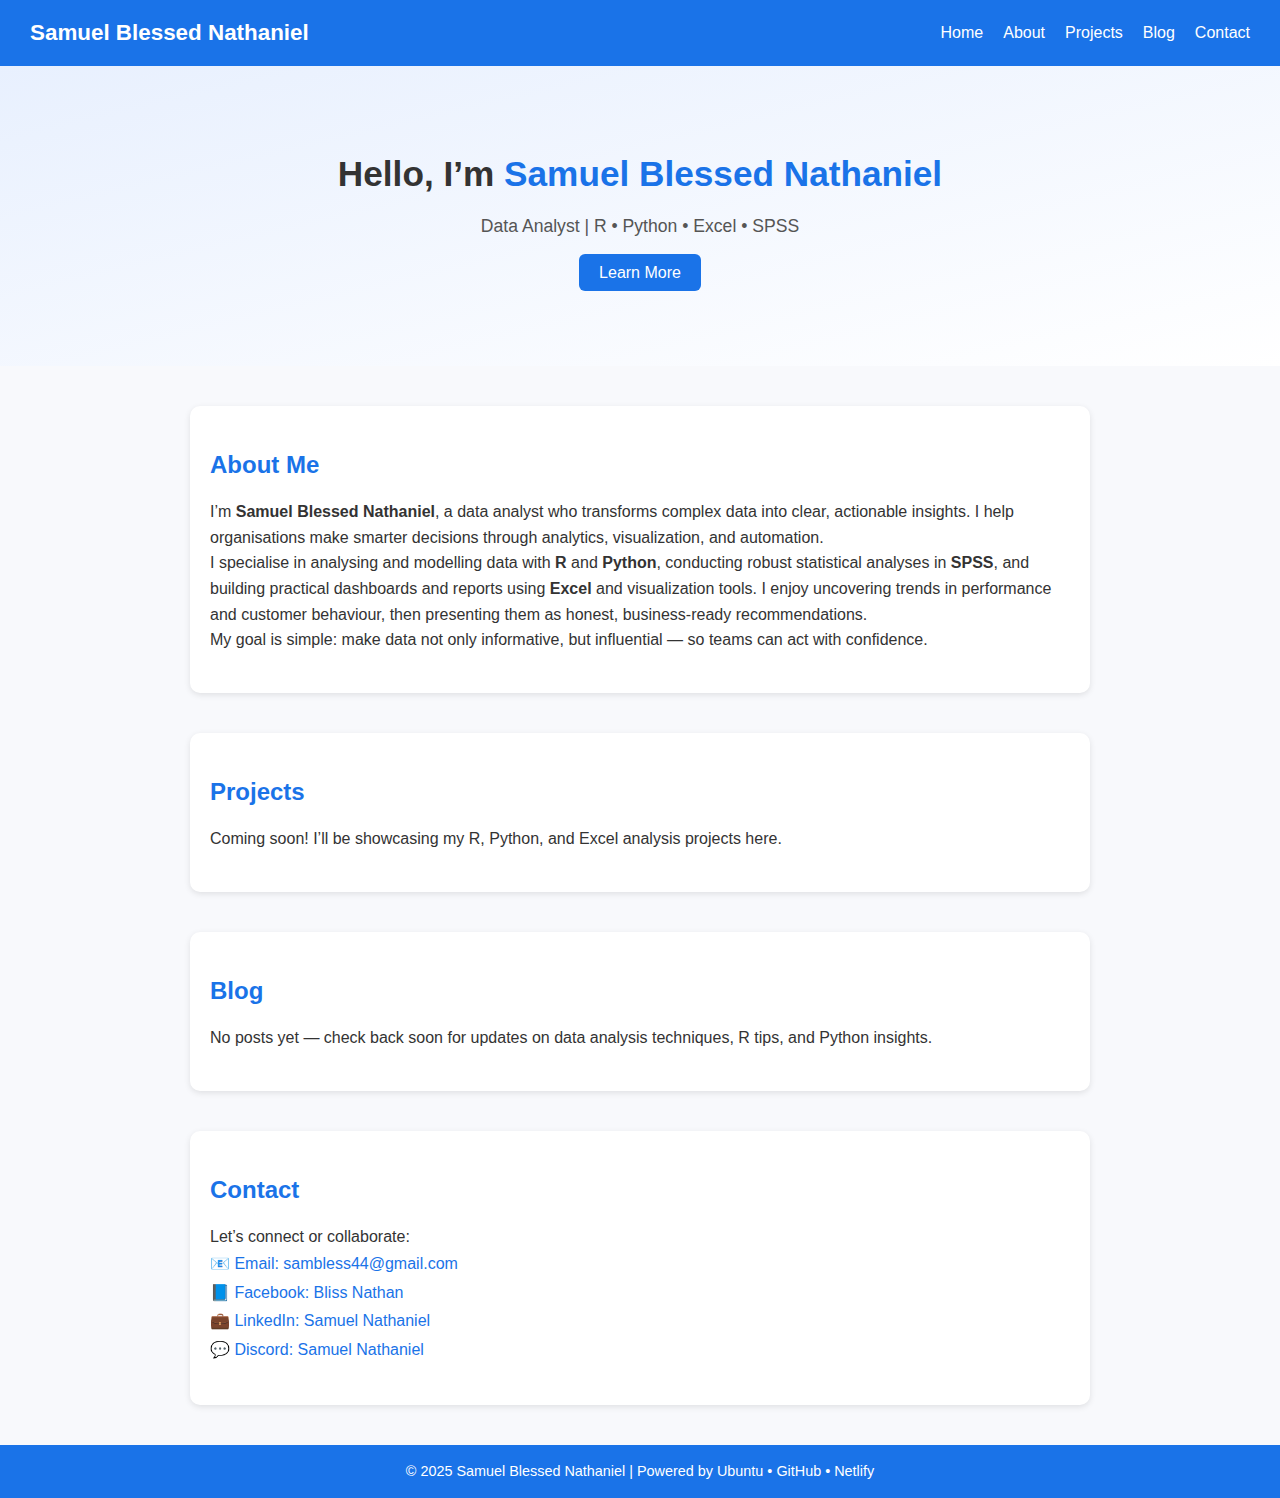
<file: index.html>
<!DOCTYPE html>
<html lang="en">
<head>
  <meta charset="UTF-8" />
  <meta name="viewport" content="width=device-width, initial-scale=1.0" />
  <title>Samuel Blessed Nathaniel | Data Analyst</title>
  <link rel="stylesheet" href="styles.css" />
</head>
<body>
  <header>
    <div class="logo">Samuel Blessed Nathaniel</div>
    <nav id="navbar">
      <ul>
        <li><a href="#home">Home</a></li>
        <li><a href="#about">About</a></li>
        <li><a href="#projects">Projects</a></li>
        <li><a href="#blog">Blog</a></li>
        <li><a href="#contact">Contact</a></li>
      </ul>
    </nav>
    <div class="menu-toggle" id="menu-toggle">&#9776;</div>
  </header>

  <section id="home" class="hero">
    <h1>Hello, I’m <span>Samuel Blessed Nathaniel</span></h1>
    <p>Data Analyst | R • Python • Excel • SPSS</p>
    <a href="#about" class="btn">Learn More</a>
  </section>

  <section id="about" class="card">
    <h2>About Me</h2>
    <p>
      I’m <strong>Samuel Blessed Nathaniel</strong>, a data analyst who transforms complex data into clear, actionable insights.
      I help organisations make smarter decisions through analytics, visualization, and automation.
    </p>
    <p>
      I specialise in analysing and modelling data with <strong>R</strong> and <strong>Python</strong>, conducting robust statistical analyses in <strong>SPSS</strong>,
      and building practical dashboards and reports using <strong>Excel</strong> and visualization tools. I enjoy uncovering trends in performance and customer behaviour,
      then presenting them as honest, business-ready recommendations.
    </p>
    <p>
      My goal is simple: make data not only informative, but influential — so teams can act with confidence.
    </p>
  </section>

  <section id="projects" class="card">
    <h2>Projects</h2>
    <p>Coming soon! I’ll be showcasing my R, Python, and Excel analysis projects here.</p>
  </section>

  <section id="blog" class="card">
    <h2>Blog</h2>
    <p>No posts yet — check back soon for updates on data analysis techniques, R tips, and Python insights.</p>
  </section>

  <section id="contact" class="card">
    <h2>Contact</h2>
    <p>Let’s connect or collaborate:</p>
    <ul class="contact-list">
      <li><a href="mailto:sambless44@gmail.com">📧 Email: sambless44@gmail.com</a></li>
      <li><a href="https://www.facebook.com/blissnathan13" target="_blank">📘 Facebook: Bliss Nathan</a></li>
      <li><a href="https://www.linkedin.com/in/samuel-nathaniel" target="_blank">💼 LinkedIn: Samuel Nathaniel</a></li>
      <li><a href="#">💬 Discord: Samuel Nathaniel</a></li>
    </ul>
  </section>

  <footer>
    <p>© 2025 Samuel Blessed Nathaniel | Powered by Ubuntu • GitHub • Netlify</p>
  </footer>

  <script src="script.js"></script>
</body>
</html>
</file>
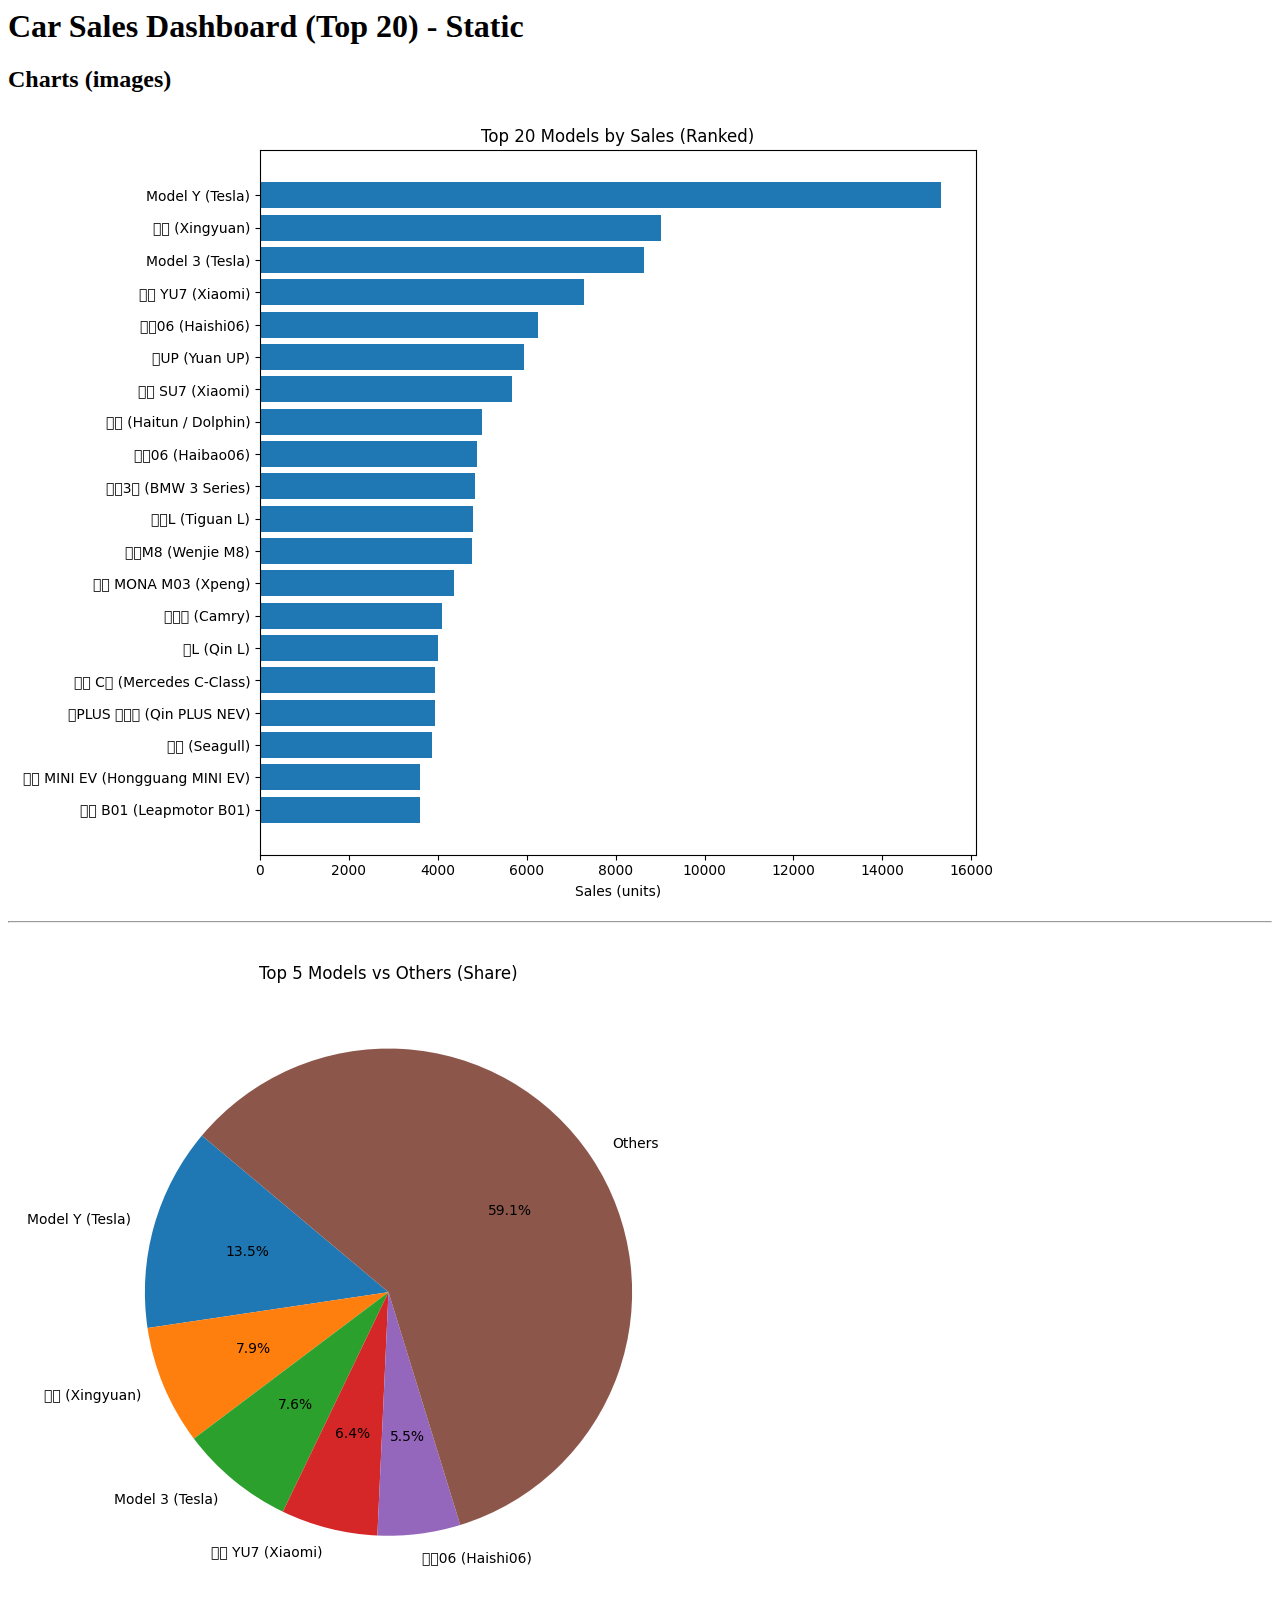
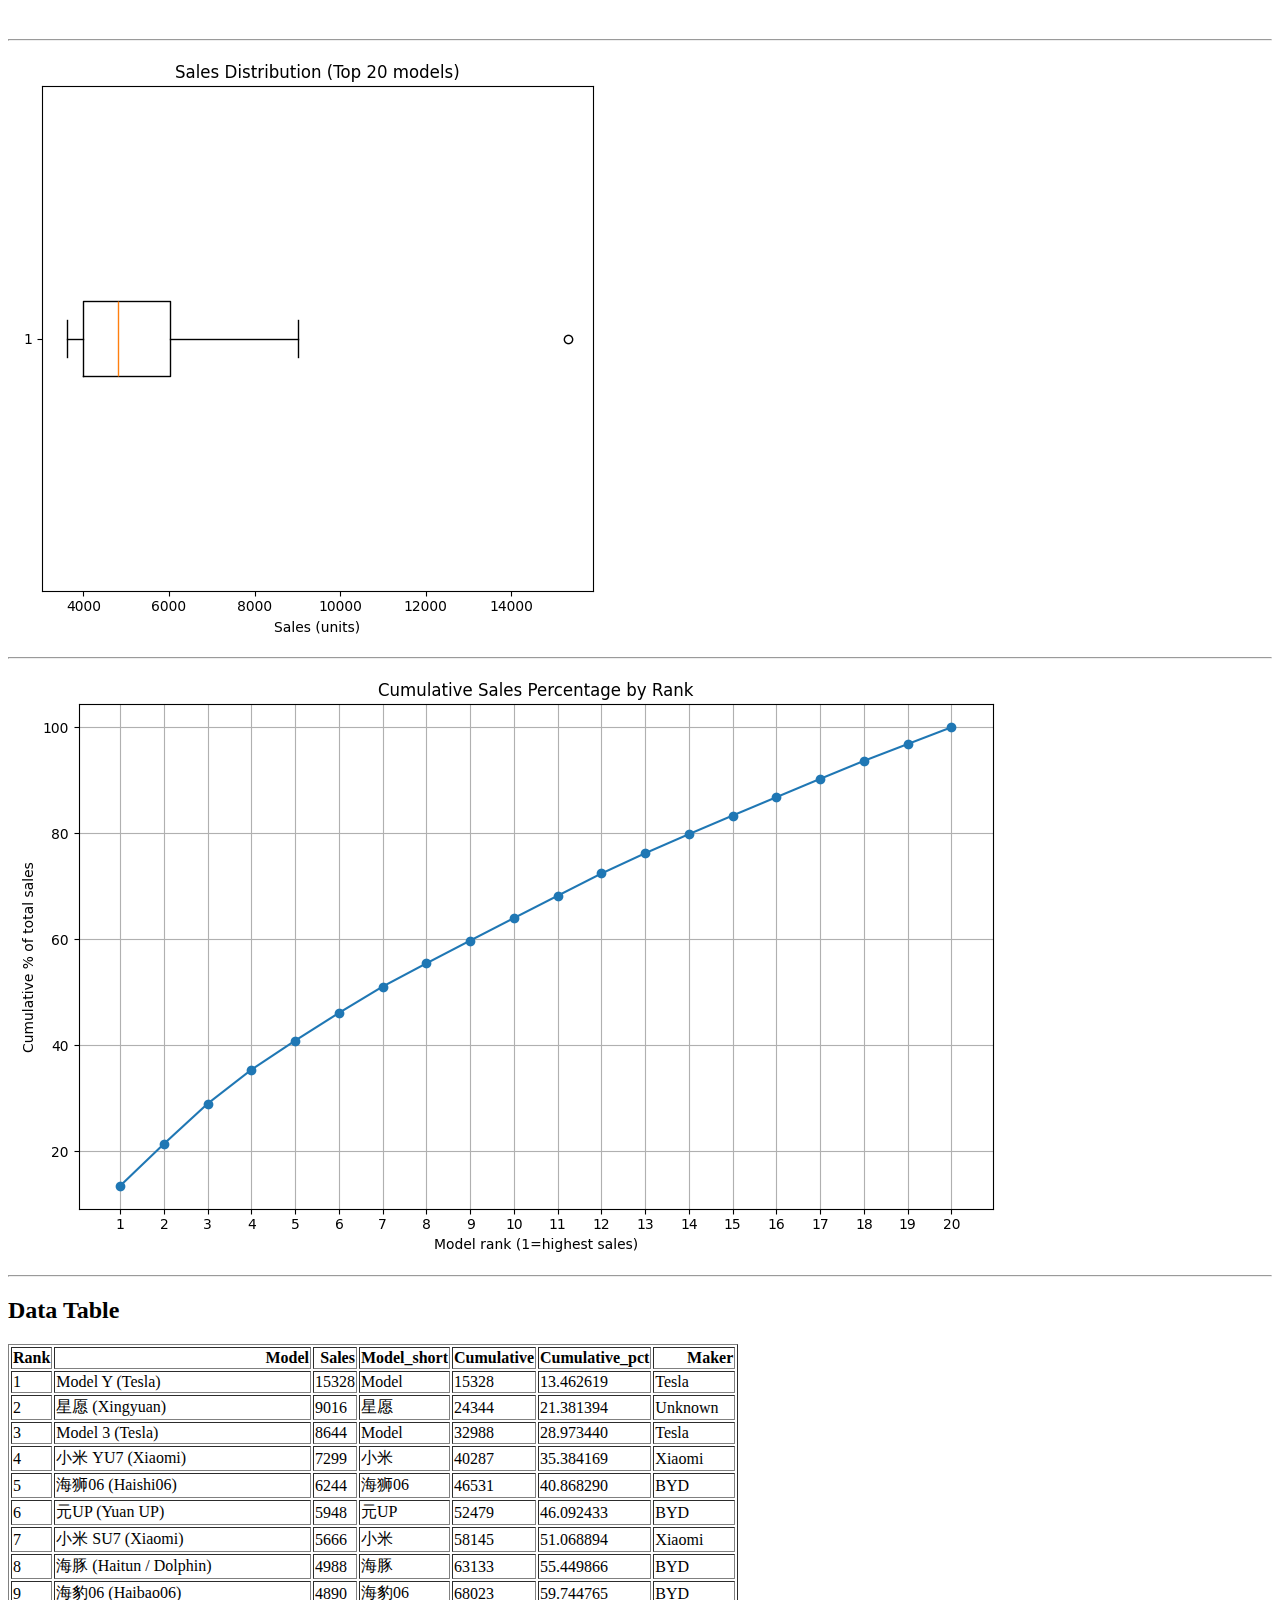
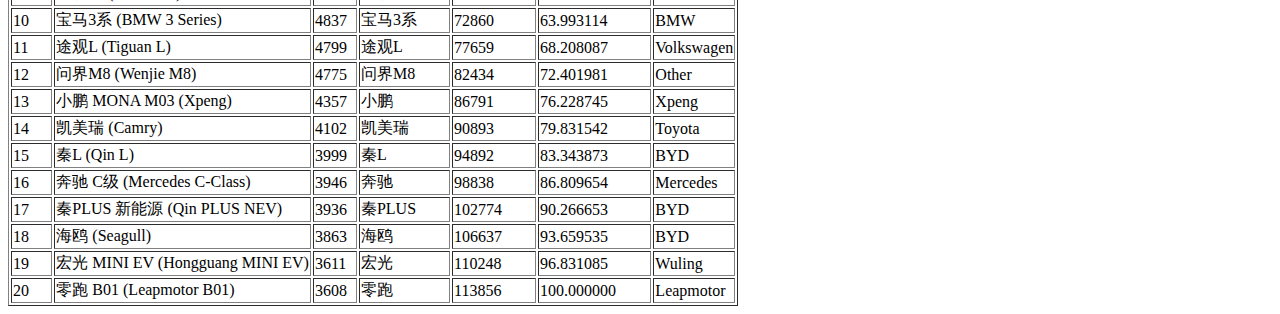
<file: car_sales_report/dashboard.html>
<html><head><meta charset='utf-8'><title>Car Sales Dashboard (static)</title></head><body><h1>Car Sales Dashboard (Top 20) - Static</h1><h2>Charts (images)</h2><img src='bar_sales_by_model.png' style='max-width:100%;'><br><hr><img src='pie_top5_vs_others.png' style='max-width:100%;'><br><hr><img src='boxplot_sales.png' style='max-width:100%;'><br><hr><img src='cumulative_pct.png' style='max-width:100%;'><br><hr><h2>Data Table</h2><table border="1" class="dataframe">
  <thead>
    <tr style="text-align: right;">
      <th>Rank</th>
      <th>Model</th>
      <th>Sales</th>
      <th>Model_short</th>
      <th>Cumulative</th>
      <th>Cumulative_pct</th>
      <th>Maker</th>
    </tr>
  </thead>
  <tbody>
    <tr>
      <td>1</td>
      <td>Model Y (Tesla)</td>
      <td>15328</td>
      <td>Model</td>
      <td>15328</td>
      <td>13.462619</td>
      <td>Tesla</td>
    </tr>
    <tr>
      <td>2</td>
      <td>星愿 (Xingyuan)</td>
      <td>9016</td>
      <td>星愿</td>
      <td>24344</td>
      <td>21.381394</td>
      <td>Unknown</td>
    </tr>
    <tr>
      <td>3</td>
      <td>Model 3 (Tesla)</td>
      <td>8644</td>
      <td>Model</td>
      <td>32988</td>
      <td>28.973440</td>
      <td>Tesla</td>
    </tr>
    <tr>
      <td>4</td>
      <td>小米 YU7 (Xiaomi)</td>
      <td>7299</td>
      <td>小米</td>
      <td>40287</td>
      <td>35.384169</td>
      <td>Xiaomi</td>
    </tr>
    <tr>
      <td>5</td>
      <td>海狮06 (Haishi06)</td>
      <td>6244</td>
      <td>海狮06</td>
      <td>46531</td>
      <td>40.868290</td>
      <td>BYD</td>
    </tr>
    <tr>
      <td>6</td>
      <td>元UP (Yuan UP)</td>
      <td>5948</td>
      <td>元UP</td>
      <td>52479</td>
      <td>46.092433</td>
      <td>BYD</td>
    </tr>
    <tr>
      <td>7</td>
      <td>小米 SU7 (Xiaomi)</td>
      <td>5666</td>
      <td>小米</td>
      <td>58145</td>
      <td>51.068894</td>
      <td>Xiaomi</td>
    </tr>
    <tr>
      <td>8</td>
      <td>海豚 (Haitun / Dolphin)</td>
      <td>4988</td>
      <td>海豚</td>
      <td>63133</td>
      <td>55.449866</td>
      <td>BYD</td>
    </tr>
    <tr>
      <td>9</td>
      <td>海豹06 (Haibao06)</td>
      <td>4890</td>
      <td>海豹06</td>
      <td>68023</td>
      <td>59.744765</td>
      <td>BYD</td>
    </tr>
    <tr>
      <td>10</td>
      <td>宝马3系 (BMW 3 Series)</td>
      <td>4837</td>
      <td>宝马3系</td>
      <td>72860</td>
      <td>63.993114</td>
      <td>BMW</td>
    </tr>
    <tr>
      <td>11</td>
      <td>途观L (Tiguan L)</td>
      <td>4799</td>
      <td>途观L</td>
      <td>77659</td>
      <td>68.208087</td>
      <td>Volkswagen</td>
    </tr>
    <tr>
      <td>12</td>
      <td>问界M8 (Wenjie M8)</td>
      <td>4775</td>
      <td>问界M8</td>
      <td>82434</td>
      <td>72.401981</td>
      <td>Other</td>
    </tr>
    <tr>
      <td>13</td>
      <td>小鹏 MONA M03 (Xpeng)</td>
      <td>4357</td>
      <td>小鹏</td>
      <td>86791</td>
      <td>76.228745</td>
      <td>Xpeng</td>
    </tr>
    <tr>
      <td>14</td>
      <td>凯美瑞 (Camry)</td>
      <td>4102</td>
      <td>凯美瑞</td>
      <td>90893</td>
      <td>79.831542</td>
      <td>Toyota</td>
    </tr>
    <tr>
      <td>15</td>
      <td>秦L (Qin L)</td>
      <td>3999</td>
      <td>秦L</td>
      <td>94892</td>
      <td>83.343873</td>
      <td>BYD</td>
    </tr>
    <tr>
      <td>16</td>
      <td>奔驰 C级 (Mercedes C-Class)</td>
      <td>3946</td>
      <td>奔驰</td>
      <td>98838</td>
      <td>86.809654</td>
      <td>Mercedes</td>
    </tr>
    <tr>
      <td>17</td>
      <td>秦PLUS 新能源 (Qin PLUS NEV)</td>
      <td>3936</td>
      <td>秦PLUS</td>
      <td>102774</td>
      <td>90.266653</td>
      <td>BYD</td>
    </tr>
    <tr>
      <td>18</td>
      <td>海鸥 (Seagull)</td>
      <td>3863</td>
      <td>海鸥</td>
      <td>106637</td>
      <td>93.659535</td>
      <td>BYD</td>
    </tr>
    <tr>
      <td>19</td>
      <td>宏光 MINI EV (Hongguang MINI EV)</td>
      <td>3611</td>
      <td>宏光</td>
      <td>110248</td>
      <td>96.831085</td>
      <td>Wuling</td>
    </tr>
    <tr>
      <td>20</td>
      <td>零跑 B01 (Leapmotor B01)</td>
      <td>3608</td>
      <td>零跑</td>
      <td>113856</td>
      <td>100.000000</td>
      <td>Leapmotor</td>
    </tr>
  </tbody>
</table></body></html>
</file>
<file: styles.css>
* {
  margin: 0;
  padding: 0;
  box-sizing: border-box;
  font-family: "Segoe UI", Tahoma, Geneva, Verdana, sans-serif;
}

body {
  background: #f8f9fc;
  color: #333;
  line-height: 1.6;
}

header {
  background: #1a73e8;
  color: #fff;
  display: flex;
  justify-content: space-between;
  align-items: center;
  padding: 15px 30px;
  position: sticky;
  top: 0;
  z-index: 100;
}

.logo {
  font-size: 1.4rem;
  font-weight: bold;
}

nav ul {
  list-style: none;
  display: flex;
  gap: 20px;
}

nav a {
  color: white;
  text-decoration: none;
  font-weight: 500;
}

nav a:hover {
  text-decoration: underline;
}

.menu-toggle {
  display: none;
  cursor: pointer;
  font-size: 1.8rem;
}

.hero {
  text-align: center;
  padding: 80px 20px;
  background: linear-gradient(to bottom right, #e8f0fe, #ffffff);
}

.hero h1 {
  font-size: 2.2rem;
  margin-bottom: 10px;
}

.hero span {
  color: #1a73e8;
}

.hero p {
  font-size: 1.1rem;
  color: #555;
  margin-bottom: 20px;
}

.btn {
  background: #1a73e8;
  color: white;
  padding: 10px 20px;
  border-radius: 6px;
  text-decoration: none;
}

.card {
  background: white;
  padding: 40px 20px;
  margin: 40px auto;
  border-radius: 10px;
  box-shadow: 0 2px 6px rgba(0, 0, 0, 0.1);
  max-width: 900px;
}

.card h2 {
  color: #1a73e8;
  margin-bottom: 15px;
}

.contact-list {
  list-style: none;
  line-height: 1.8;
}

.contact-list a {
  color: #1a73e8;
  text-decoration: none;
}

.contact-list a:hover {
  text-decoration: underline;
}

footer {
  background: #1a73e8;
  color: white;
  text-align: center;
  padding: 15px;
  font-size: 0.9rem;
  margin-top: 30px;
}

@media (max-width: 768px) {
  nav ul {
    display: none;
    flex-direction: column;
    background: #1a73e8;
    position: absolute;
    top: 60px;
    right: 0;
    width: 180px;
    padding: 15px;
    border-radius: 0 0 8px 8px;
  }
  nav ul.show {
    display: flex;
  }
  .menu-toggle {
    display: block;
  }
}
</file>
